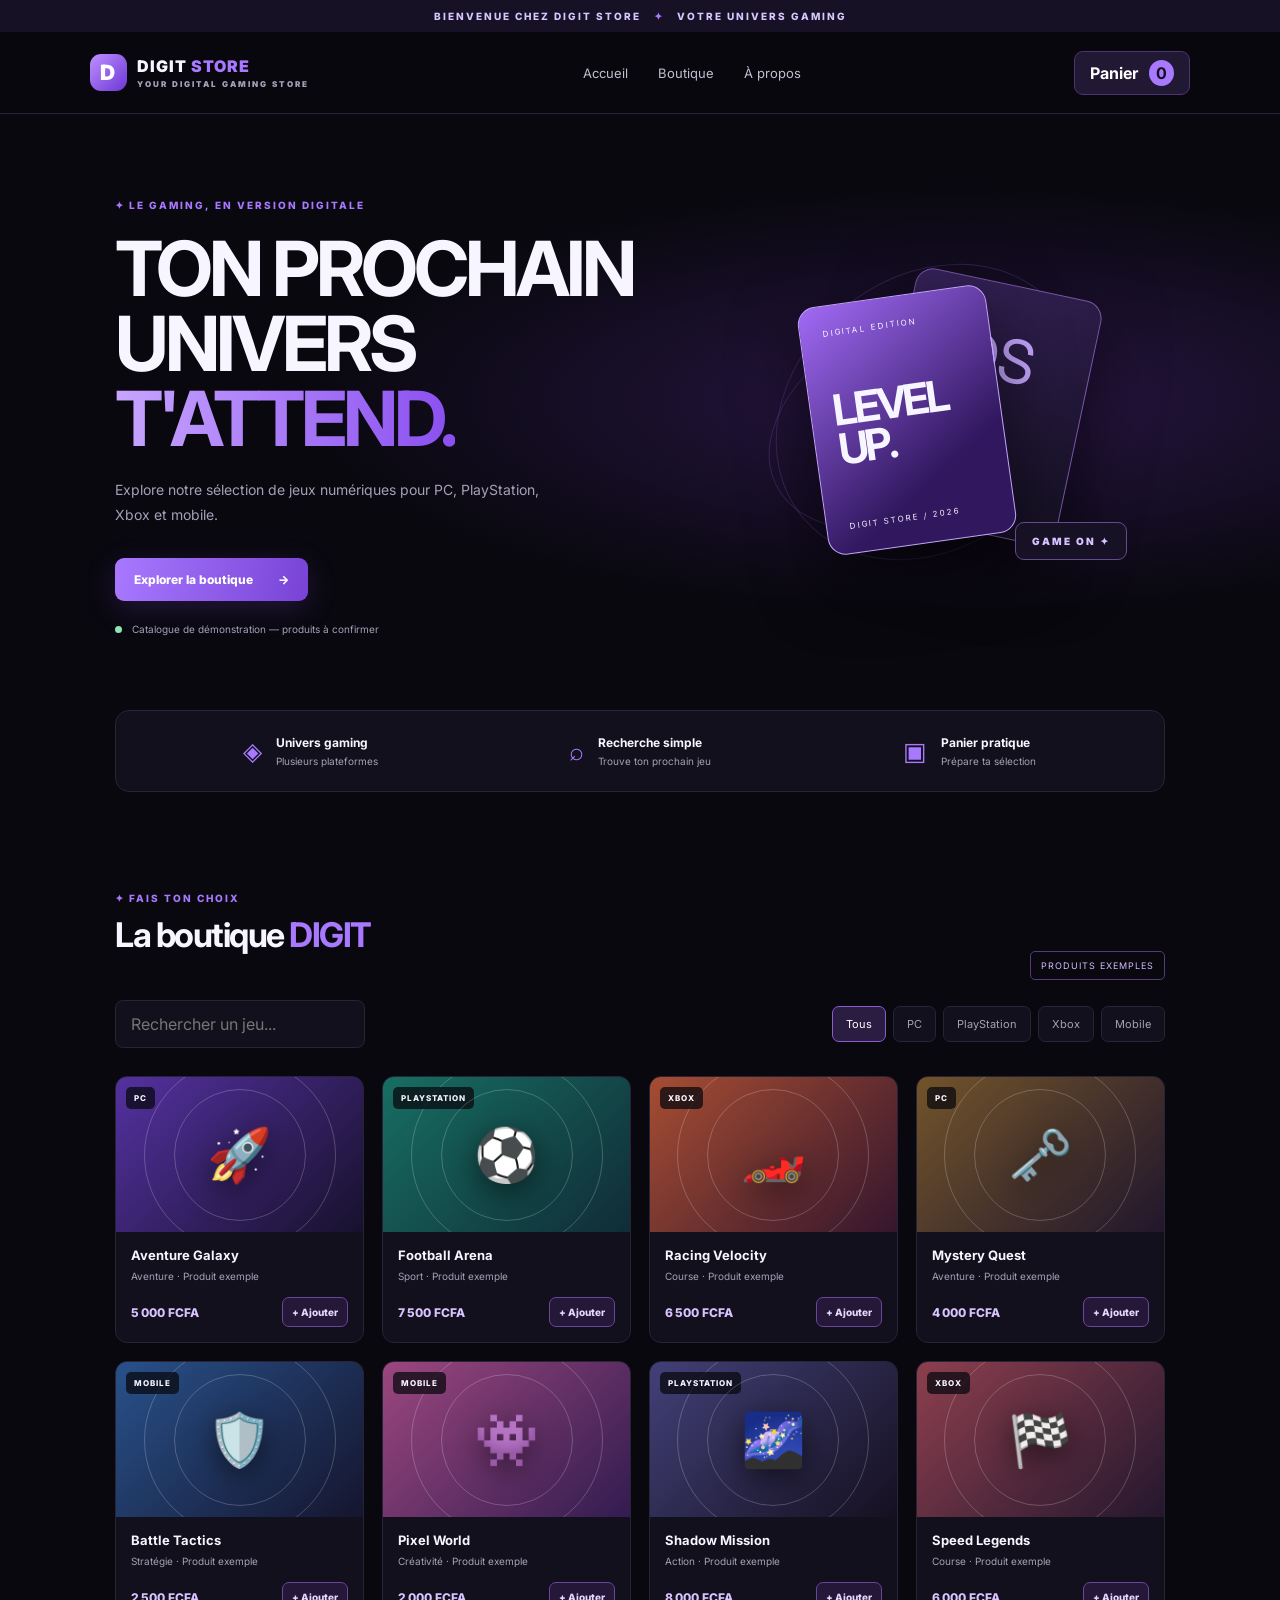
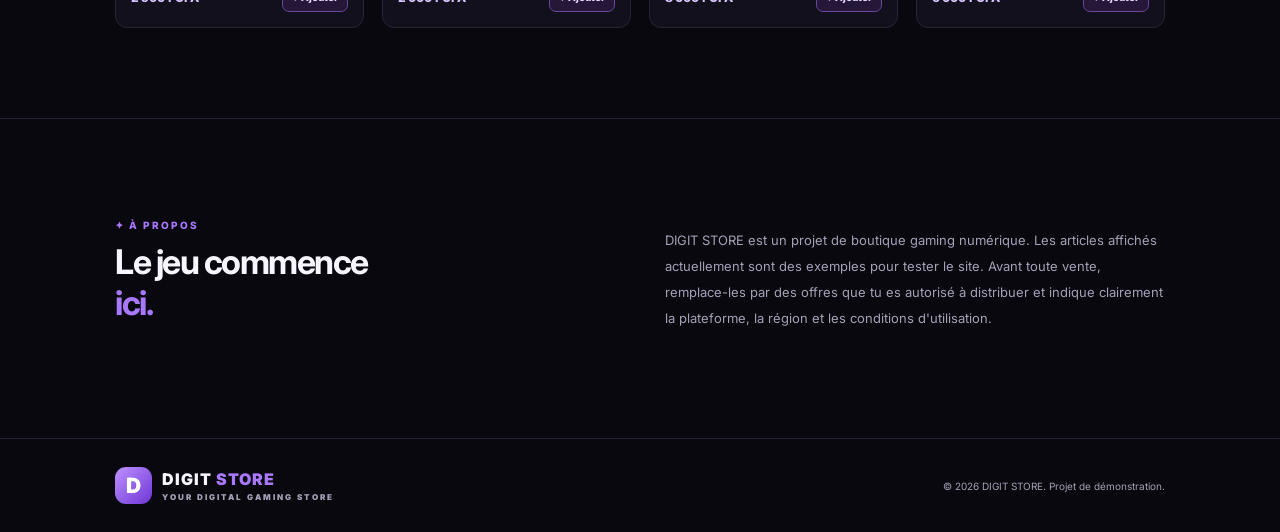
<file: index.html>
<!DOCTYPE html>
<html lang="fr">
<head>
  <meta charset="UTF-8">
  <meta name="viewport" content="width=device-width, initial-scale=1.0">
  <meta name="description" content="DIGIT STORE — boutique de jeux numériques.">
  <title>DIGIT STORE — Boutique gaming</title>
  <link rel="preconnect" href="https://fonts.googleapis.com">
  <link rel="preconnect" href="https://fonts.gstatic.com" crossorigin>
  <link href="https://fonts.googleapis.com/css2?family=Inter:wght@400;500;600;700;800;900&display=swap" rel="stylesheet">
  <link rel="stylesheet" href="style.css">
</head>
<body>
  <div class="announcement">BIENVENUE CHEZ DIGIT STORE <span>✦</span> VOTRE UNIVERS GAMING</div>
  <header class="header">
    <a class="brand" href="#"><span class="brand-mark">D</span><span>DIGIT<span class="purple"> STORE</span><small>YOUR DIGITAL GAMING STORE</small></span></a>
    <nav><a href="#accueil">Accueil</a><a href="#catalogue">Boutique</a><a href="#apropos">À propos</a></nav>
    <button class="cart-button" id="open-cart" aria-label="Ouvrir le panier">Panier <span id="cart-count">0</span></button>
  </header>

  <main>
    <section class="hero" id="accueil">
      <div class="hero-content">
        <p class="eyebrow">✦ LE GAMING, EN VERSION DIGITALE</p>
        <h1>TON PROCHAIN<br>UNIVERS <span class="gradient-text">T'ATTEND.</span></h1>
        <p class="hero-copy">Explore notre sélection de jeux numériques pour PC, PlayStation, Xbox et mobile.</p>
        <a class="primary-button" href="#catalogue">Explorer la boutique <span>→</span></a>
        <div class="hero-note"><span class="status-dot"></span> Catalogue de démonstration — produits à confirmer</div>
      </div>
      <div class="hero-art" aria-label="Illustration gaming abstraite">
        <div class="orbit orbit-one"></div><div class="orbit orbit-two"></div>
        <div class="game-tile tile-back">DS<span>✦</span></div>
        <div class="game-tile tile-front"><span class="tile-kicker">DIGITAL EDITION</span><strong>LEVEL<br>UP.</strong><span class="tile-bottom">DIGIT STORE / 2026</span></div>
        <div class="floating-chip">GAME ON ✦</div>
      </div>
    </section>

    <section class="benefits">
      <div><span>◈</span><p><strong>Univers gaming</strong><small>Plusieurs plateformes</small></p></div>
      <div><span>⌕</span><p><strong>Recherche simple</strong><small>Trouve ton prochain jeu</small></p></div>
      <div><span>▣</span><p><strong>Panier pratique</strong><small>Prépare ta sélection</small></p></div>
    </section>

    <section class="catalog section" id="catalogue">
      <div class="section-heading"><div><p class="eyebrow">✦ FAIS TON CHOIX</p><h2>La boutique <span class="purple">DIGIT</span></h2></div><span class="demo-label">PRODUITS EXEMPLES</span></div>
      <div class="toolbar">
        <input id="search" type="search" placeholder="Rechercher un jeu..." aria-label="Rechercher un jeu">
        <div class="filters" id="filters">
          <button class="filter active" data-filter="Tous">Tous</button>
          <button class="filter" data-filter="PC">PC</button>
          <button class="filter" data-filter="PlayStation">PlayStation</button>
          <button class="filter" data-filter="Xbox">Xbox</button>
          <button class="filter" data-filter="Mobile">Mobile</button>
        </div>
      </div>
      <div class="products" id="products"></div>
      <p class="empty hidden" id="empty">Aucun jeu trouvé. Essaie une autre recherche.</p>
    </section>

    <section class="about section" id="apropos">
      <div><p class="eyebrow">✦ À PROPOS</p><h2>Le jeu commence<br><span class="purple">ici.</span></h2></div>
      <p>DIGIT STORE est un projet de boutique gaming numérique. Les articles affichés actuellement sont des exemples pour tester le site. Avant toute vente, remplace-les par des offres que tu es autorisé à distribuer et indique clairement la plateforme, la région et les conditions d'utilisation.</p>
    </section>
  </main>

  <footer><a class="brand footer-brand" href="#"><span class="brand-mark">D</span><span>DIGIT<span class="purple"> STORE</span><small>YOUR DIGITAL GAMING STORE</small></span></a><p>© 2026 DIGIT STORE. Projet de démonstration.</p></footer>

  <div class="overlay hidden" id="overlay"></div>
  <aside class="cart-panel" id="cart-panel" aria-label="Panier">
    <div class="cart-heading"><div><p class="eyebrow">✦ TA SÉLECTION</p><h2>Mon panier</h2></div><button class="icon-button" id="close-cart" aria-label="Fermer">✕</button></div>
    <div id="cart-items" class="cart-items"><p class="empty">Ton panier est vide.</p></div>
    <div class="cart-bottom"><div class="total"><span>Total estimé</span><strong id="cart-total">0 FCFA</strong></div><button class="primary-button checkout" id="checkout">Continuer <span>→</span></button><small>Démo uniquement : aucun paiement n'est effectué.</small></div>
  </aside>
  <div class="toast" id="toast" role="status"></div>
  <script src="script.js"></script>
</body>
</html>
</file>
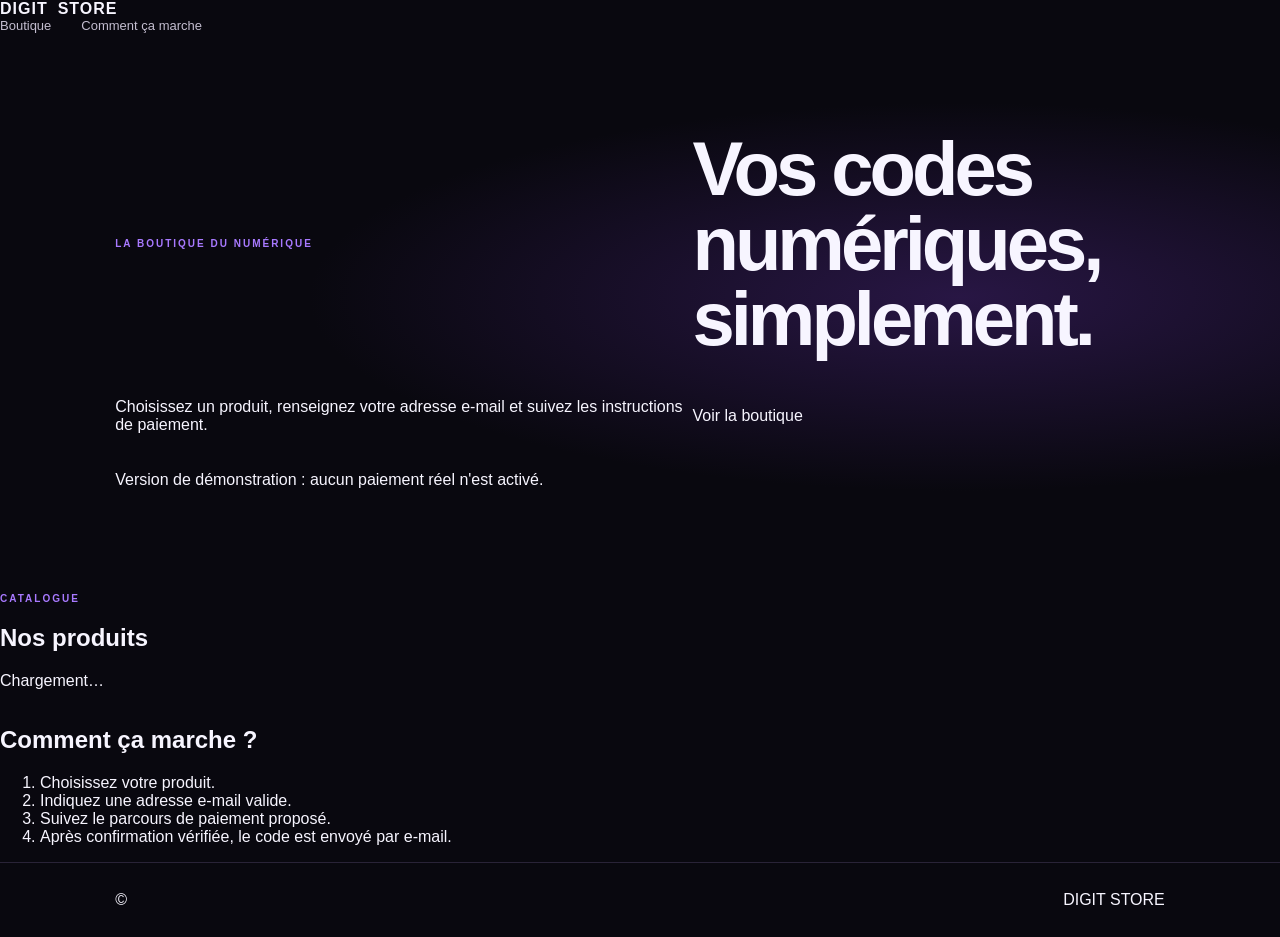
<file: index[1].html>
<!doctype html>
<html lang="fr">
<head>
  <meta charset="utf-8">
  <meta name="viewport" content="width=device-width, initial-scale=1">
  <meta name="description" content="DIGIT STORE — Boutique de produits numériques">
  <title>DIGIT STORE</title>
  <link rel="stylesheet" href="/style.css">
</head>
<body>
  <header class="top">
    <a class="brand" href="/">DIGIT<span>STORE</span></a>
    <nav><a href="#catalogue">Boutique</a><a href="#fonctionnement">Comment ça marche</a></nav>
  </header>
  <main>
    <section class="hero">
      <p class="eyebrow">LA BOUTIQUE DU NUMÉRIQUE</p>
      <h1>Vos codes numériques,<br><span>simplement.</span></h1>
      <p>Choisissez un produit, renseignez votre adresse e-mail et suivez les instructions de paiement.</p>
      <a class="primary" href="#catalogue">Voir la boutique</a>
      <p class="notice">Version de démonstration : aucun paiement réel n'est activé.</p>
    </section>
    <section id="catalogue">
      <div class="section-head"><div><p class="eyebrow">CATALOGUE</p><h2>Nos produits</h2></div><p id="status">Chargement…</p></div>
      <div id="products" class="products"></div>
    </section>
    <section id="fonctionnement" class="how">
      <h2>Comment ça marche ?</h2>
      <ol><li>Choisissez votre produit.</li><li>Indiquez une adresse e-mail valide.</li><li>Suivez le parcours de paiement proposé.</li><li>Après confirmation vérifiée, le code est envoyé par e-mail.</li></ol>
    </section>
  </main>
  <footer>© <span id="year"></span> DIGIT STORE</footer>
  <dialog id="orderDialog">
    <form id="orderForm" method="dialog">
      <button class="close" value="cancel" aria-label="Fermer">×</button>
      <p class="eyebrow">COMMANDE</p><h2 id="selectedName">Produit</h2>
      <label for="email">Votre adresse e-mail</label>
      <input id="email" type="email" required maxlength="254" placeholder="vous@gmail.com">
      <input id="sku" type="hidden">
      <p id="orderMessage" class="notice">Le paiement réel n'est pas encore activé.</p>
      <button class="primary" id="payButton" value="default">Continuer</button>
    </form>
  </dialog>
  <script src="/script.js" defer></script>
</body>
</html>
</file>
<file: style.css>
:root{--bg:#09080f;--panel:#12101c;--panel2:#191526;--text:#f7f5ff;--muted:#a6a0b7;--purple:#a879ff;--line:#292337;--green:#8de6b2}
*{box-sizing:border-box}html{scroll-behavior:smooth}body{margin:0;background:var(--bg);color:var(--text);font-family:Inter,Arial,sans-serif}a{color:inherit;text-decoration:none}button,input{font:inherit}.announcement{text-align:center;background:#171126;color:#d8c7ff;padding:10px;font-size:10px;font-weight:800;letter-spacing:2px}.announcement span{color:var(--purple);padding:0 9px}.header{height:82px;padding:0 7%;display:flex;align-items:center;justify-content:space-between;border-bottom:1px solid var(--line);position:sticky;top:0;background:#09080feF;backdrop-filter:blur(15px);z-index:5}.brand{display:flex;align-items:center;gap:10px;font-weight:900;letter-spacing:1px}.brand-mark{width:37px;height:37px;border-radius:11px;display:grid;place-items:center;background:linear-gradient(135deg,#bd91ff,#6e36d5);color:white;font-size:21px}.brand small{display:block;font-size:8px;letter-spacing:2px;color:var(--muted);margin-top:3px}.purple{color:var(--purple)}nav{display:flex;gap:30px;color:#c3bdcf;font-size:13px}nav a:hover{color:white}.cart-button{background:#211833;color:white;border:1px solid #4c3473;border-radius:9px;padding:11px 15px;cursor:pointer;font-weight:700}.cart-button span{background:var(--purple);color:#130d20;border-radius:50%;padding:3px 7px;margin-left:7px}.hero{min-height:550px;padding:75px 9%;display:grid;grid-template-columns:1.1fr .9fr;align-items:center;overflow:hidden;background:radial-gradient(ellipse at 75% 48%,#281644 0%,transparent 48%)}.eyebrow{font-size:10px;letter-spacing:2px;font-weight:800;color:var(--purple)}h1{font-size:clamp(43px,6vw,76px);line-height:.99;letter-spacing:-4px;margin:20px 0}.gradient-text{background:linear-gradient(90deg,#c7a5ff,#8a4ff0);-webkit-background-clip:text;background-clip:text;color:transparent}.hero-copy{max-width:440px;color:var(--muted);line-height:1.8;font-size:14px}.primary-button{display:inline-flex;align-items:center;justify-content:center;gap:25px;background:linear-gradient(100deg,#a879ff,#7843d6);color:white;border:0;border-radius:9px;padding:14px 19px;font-weight:800;font-size:12px;cursor:pointer;margin-top:17px;box-shadow:0 8px 30px #8c52e633}.primary-button:hover{filter:brightness(1.12)}.hero-note{font-size:10px;color:var(--muted);margin-top:22px}.status-dot{display:inline-block;width:7px;height:7px;background:var(--green);border-radius:50%;margin-right:7px}.hero-art{height:350px;position:relative;display:grid;place-items:center}.orbit{position:absolute;border:1px solid #7650a955;border-radius:50%;transform:rotate(-25deg)}.orbit-one{width:340px;height:210px}.orbit-two{width:270px;height:330px;transform:rotate(50deg)}.game-tile{width:190px;height:250px;border-radius:18px;position:absolute;box-shadow:0 25px 70px #0009}.tile-back{background:linear-gradient(145deg,#36225b,#141020);transform:translate(57px,-5px) rotate(12deg);display:grid;place-items:center;font-size:60px;color:#c6a6ff;border:1px solid #7957a9}.tile-back span{font-size:25px}.tile-front{background:linear-gradient(145deg,#a16af5,#30175e 70%);transform:translate(-22px,8px) rotate(-8deg);padding:22px;display:flex;flex-direction:column;justify-content:space-between;border:1px solid #c5a2ff}.tile-kicker,.tile-bottom{font-size:8px;letter-spacing:2px}.tile-front strong{font-size:43px;line-height:.9;letter-spacing:-3px}.floating-chip{position:absolute;bottom:27px;right:8%;background:#171126;border:1px solid #644a8e;padding:12px 16px;border-radius:9px;font-size:10px;font-weight:900;letter-spacing:2px;color:#d9c4ff}.benefits{margin:0 9%;padding:24px 30px;display:grid;grid-template-columns:repeat(3,1fr);background:var(--panel);border:1px solid var(--line);border-radius:14px}.benefits>div{display:flex;align-items:center;gap:14px;justify-content:center}.benefits>div>span{font-size:25px;color:var(--purple)}.benefits p{margin:0}.benefits strong,.benefits small{display:block}.benefits strong{font-size:12px}.benefits small{font-size:10px;color:var(--muted);margin-top:5px}.section{padding:90px 9%}.section-heading{display:flex;justify-content:space-between;align-items:end}.section h2{font-size:34px;letter-spacing:-1.5px;margin:10px 0 25px}.demo-label{font-size:9px;color:#d6bcff;border:1px solid #543b7a;padding:8px 10px;border-radius:5px;letter-spacing:1px}.toolbar{display:flex;justify-content:space-between;gap:20px;align-items:center;margin:20px 0 28px}.toolbar input{background:var(--panel);border:1px solid var(--line);border-radius:8px;padding:13px 15px;color:white;width:250px;outline:none}.toolbar input:focus{border-color:var(--purple)}.filters{display:flex;gap:7px;flex-wrap:wrap}.filter{border:1px solid var(--line);background:var(--panel);color:var(--muted);border-radius:7px;padding:10px 13px;font-size:11px;cursor:pointer}.filter.active,.filter:hover{background:#2b1c42;border-color:#8c5cce;color:white}.products{display:grid;grid-template-columns:repeat(4,1fr);gap:18px}.product-card{background:var(--panel);border:1px solid var(--line);border-radius:12px;overflow:hidden;transition:.2s}.product-card:hover{transform:translateY(-4px);border-color:#7650a9}.cover{height:155px;display:grid;place-items:center;position:relative;overflow:hidden;background:linear-gradient(135deg,var(--c1),var(--c2))}.cover:before,.cover:after{content:"";position:absolute;border:1px solid #ffffff35;border-radius:50%;width:190px;height:190px}.cover:after{width:130px;height:130px}.cover-icon{font-size:52px;filter:drop-shadow(0 8px 15px #0008);z-index:1}.platform-tag{position:absolute;top:10px;left:10px;background:#09080fbf;padding:6px 8px;border-radius:5px;font-size:8px;font-weight:800;letter-spacing:1px}.product-info{padding:15px}.product-info h3{font-size:13px;margin:0 0 7px}.product-info p{font-size:10px;color:var(--muted);margin:0 0 15px}.product-bottom{display:flex;align-items:center;justify-content:space-between;gap:5px}.price{font-size:12px;font-weight:800;color:#d7c3ff}.add-button{border:1px solid #69469c;background:#241737;color:#e5d7ff;border-radius:7px;padding:8px 9px;font-size:10px;font-weight:800;cursor:pointer}.add-button:hover{background:#51317b}.empty{color:var(--muted);font-size:13px;text-align:center;padding:30px}.hidden{display:none!important}.about{border-top:1px solid var(--line);display:grid;grid-template-columns:1fr 1fr;gap:50px;align-items:center}.about p:last-child{font-size:13px;line-height:2;color:var(--muted)}footer{border-top:1px solid var(--line);padding:28px 9%;display:flex;align-items:center;justify-content:space-between}footer p{color:var(--muted);font-size:10px}.overlay{position:fixed;inset:0;background:#0009;z-index:8}.cart-panel{position:fixed;right:0;top:0;height:100%;width:min(410px,100%);background:#100d18;z-index:9;padding:27px;transform:translateX(105%);transition:.25s;display:flex;flex-direction:column;border-left:1px solid var(--line)}.cart-panel.open{transform:translateX(0)}.cart-heading{display:flex;justify-content:space-between;align-items:center;border-bottom:1px solid var(--line);padding-bottom:18px}.cart-heading h2{margin:7px 0;font-size:23px}.icon-button{background:var(--panel2);color:white;border:1px solid var(--line);border-radius:8px;padding:9px 12px;cursor:pointer}.cart-items{overflow:auto;flex:1}.cart-row{display:flex;justify-content:space-between;align-items:center;gap:12px;padding:17px 0;border-bottom:1px solid var(--line)}.cart-row strong{font-size:12px}.cart-row small{display:block;color:var(--muted);font-size:10px;margin-top:5px}.quantity{display:flex;align-items:center;gap:8px}.quantity button{background:var(--panel2);border:1px solid var(--line);color:white;border-radius:5px;padding:4px 8px;cursor:pointer}.cart-bottom{border-top:1px solid var(--line);padding-top:18px}.total{display:flex;justify-content:space-between;font-size:13px}.total strong{color:#d7c3ff}.checkout{width:100%;margin:18px 0 10px}.cart-bottom>small{color:var(--muted);font-size:10px}.toast{position:fixed;bottom:25px;left:50%;transform:translate(-50%,20px);background:#261a39;border:1px solid #68499a;color:white;padding:12px 18px;border-radius:8px;font-size:12px;opacity:0;transition:.2s;z-index:12;pointer-events:none}.toast.show{opacity:1;transform:translate(-50%,0)}
@media(max-width:850px){.products{grid-template-columns:repeat(2,1fr)}.hero{padding:60px 7%;grid-template-columns:1fr}.hero-art{height:300px}.benefits{margin:0 5%;padding:20px 10px}.benefits>div{justify-content:flex-start}.section{padding:65px 7%}}
@media(max-width:560px){.header{padding:0 5%;height:70px}nav{display:none}.hero{min-height:auto;padding:65px 7% 30px}h1{letter-spacing:-2px}.hero-art{height:290px}.benefits{grid-template-columns:1fr;gap:17px;padding:20px 25px}.benefits>div{justify-content:flex-start}.section-heading{align-items:start;gap:10px;flex-direction:column}.toolbar{align-items:stretch;flex-direction:column}.toolbar input{width:100%}.products{gap:11px}.cover{height:125px}.product-info{padding:11px}.product-bottom{align-items:flex-start;flex-direction:column}.add-button{width:100%}.about{grid-template-columns:1fr;gap:10px}footer{gap:18px;align-items:flex-start;flex-direction:column}.footer-brand{margin-bottom:5px}}
</file>
